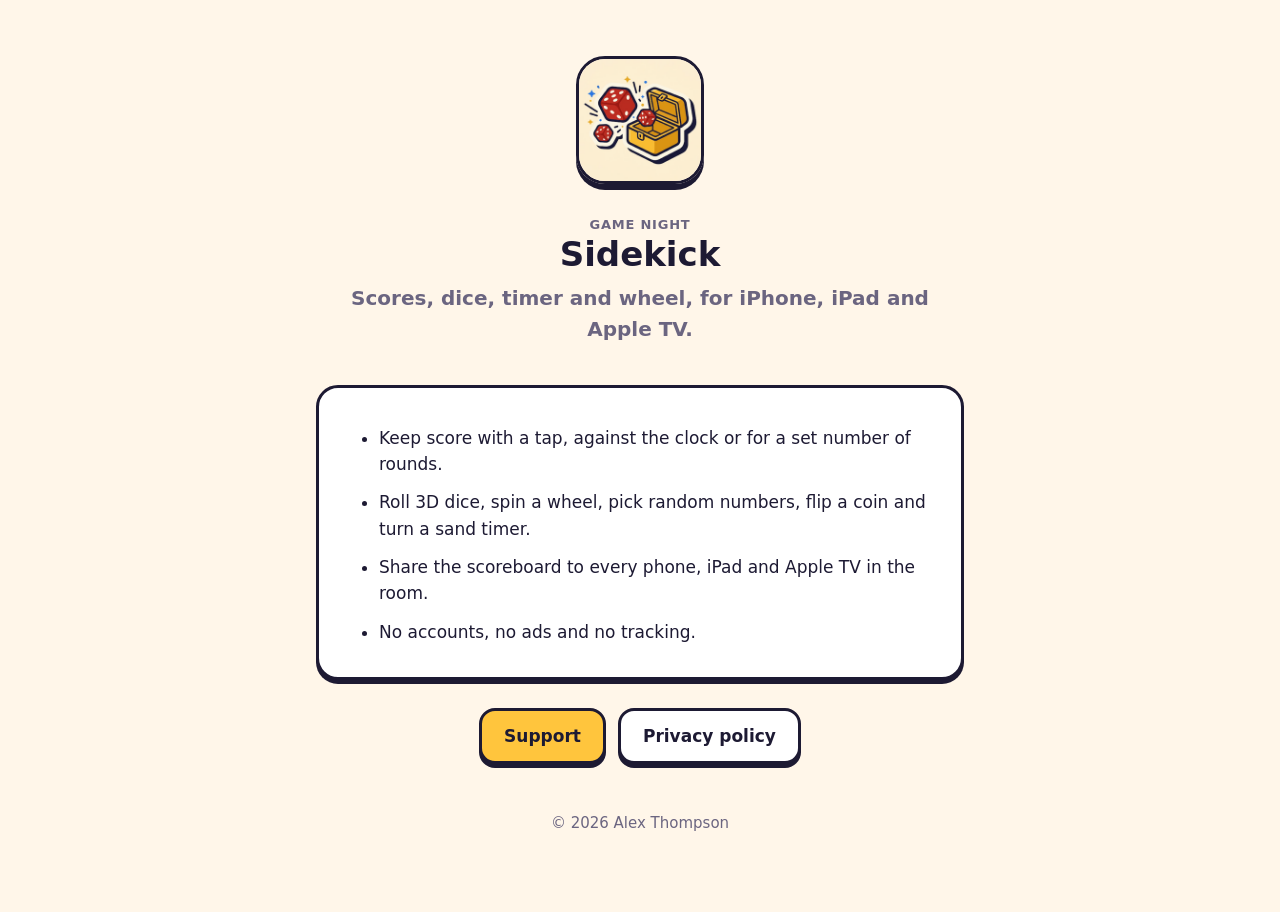
<file: index.html>
<!doctype html>
<html lang="en-GB">
<head>
  <meta charset="utf-8">
  <meta name="viewport" content="width=device-width, initial-scale=1">
  <title>Game Night Sidekick</title>
  <meta name="description" content="Keep score, roll 3D dice, spin the wheel and flip the sand timer, on iPhone, iPad and Apple TV.">
  <link rel="icon" href="favicon.png">
  <link rel="apple-touch-icon" href="icon.png">
  <link rel="stylesheet" href="style.css">
</head>
<body>
  <main>
    <section class="hero">
      <img src="icon.png" alt="">
      <span class="eyebrow" style="margin-top: 24px">Game night</span>
      <h1 style="margin-top: 0">Sidekick</h1>
      <p class="tagline">Scores, dice, timer and wheel, for iPhone, iPad and Apple TV.</p>
    </section>

    <div class="card">
      <ul>
        <li>Keep score with a tap, against the clock or for a set number of rounds.</li>
        <li>Roll 3D dice, spin a wheel, pick random numbers, flip a coin and turn a sand timer.</li>
        <li>Share the scoreboard to every phone, iPad and Apple TV in the room.</li>
        <li>No accounts, no ads and no tracking.</li>
      </ul>
    </div>

    <div class="links">
      <a class="button" href="support.html">Support</a>
      <a class="button plain" href="privacy.html">Privacy policy</a>
    </div>

    <footer>
      <p>&copy; 2026 Alex Thompson</p>
    </footer>
  </main>
</body>
</html>
</file>
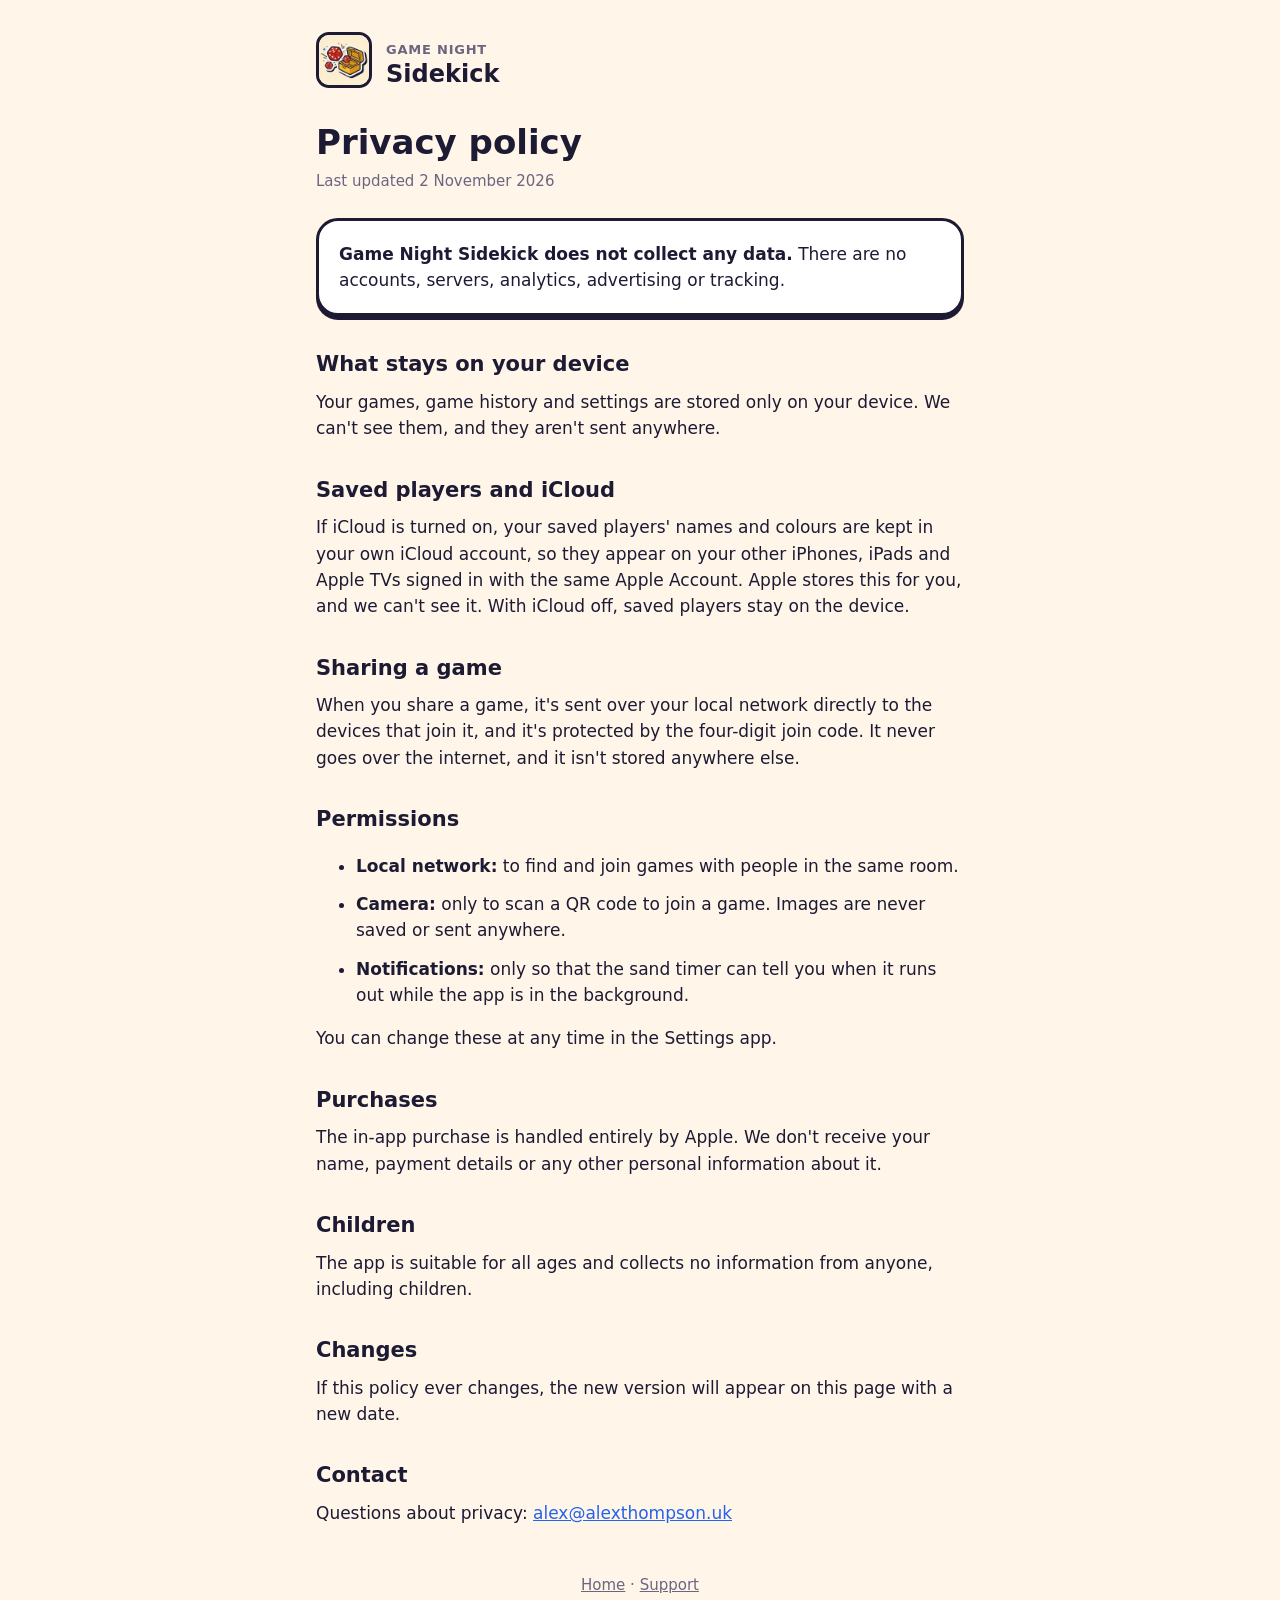
<file: privacy.html>
<!doctype html>
<html lang="en-GB">
<head>
  <meta charset="utf-8">
  <meta name="viewport" content="width=device-width, initial-scale=1">
  <title>Privacy Policy · Game Night Sidekick</title>
  <meta name="description" content="Game Night Sidekick collects no data.">
  <link rel="icon" href="favicon.png">
  <link rel="stylesheet" href="style.css">
</head>
<body>
  <main>
    <header>
      <a href="./"><img src="icon.png" alt=""></a>
      <a href="./"><span class="eyebrow">Game night</span><span class="name">Sidekick</span></a>
    </header>

    <h1>Privacy policy</h1>
    <p class="updated">Last updated 2 November 2026</p>

    <div class="card">
      <p><strong>Game Night Sidekick does not collect any data.</strong> There are no accounts, servers, analytics, advertising or tracking.</p>
    </div>

    <h2>What stays on your device</h2>
    <p>Your games, game history and settings are stored only on your device. We can't see them, and they aren't sent anywhere.</p>

    <h2>Saved players and iCloud</h2>
    <p>If iCloud is turned on, your saved players' names and colours are kept in your own iCloud account, so they appear on your other iPhones, iPads and Apple TVs signed in with the same Apple Account. Apple stores this for you, and we can't see it. With iCloud off, saved players stay on the device.</p>

    <h2>Sharing a game</h2>
    <p>When you share a game, it's sent over your local network directly to the devices that join it, and it's protected by the four-digit join code. It never goes over the internet, and it isn't stored anywhere else.</p>

    <h2>Permissions</h2>
    <ul>
      <li><strong>Local network:</strong> to find and join games with people in the same room.</li>
      <li><strong>Camera:</strong> only to scan a QR code to join a game. Images are never saved or sent anywhere.</li>
      <li><strong>Notifications:</strong> only so that the sand timer can tell you when it runs out while the app is in the background.</li>
    </ul>
    <p>You can change these at any time in the Settings app.</p>

    <h2>Purchases</h2>
    <p>The in-app purchase is handled entirely by Apple. We don't receive your name, payment details or any other personal information about it.</p>

    <h2>Children</h2>
    <p>The app is suitable for all ages and collects no information from anyone, including children.</p>

    <h2>Changes</h2>
    <p>If this policy ever changes, the new version will appear on this page with a new date.</p>

    <h2>Contact</h2>
    <p>Questions about privacy: <a href="mailto:alex@alexthompson.uk">alex@alexthompson.uk</a></p>

    <footer>
      <p><a href="./">Home</a> · <a href="support.html">Support</a></p>
    </footer>
  </main>
</body>
</html>
</file>
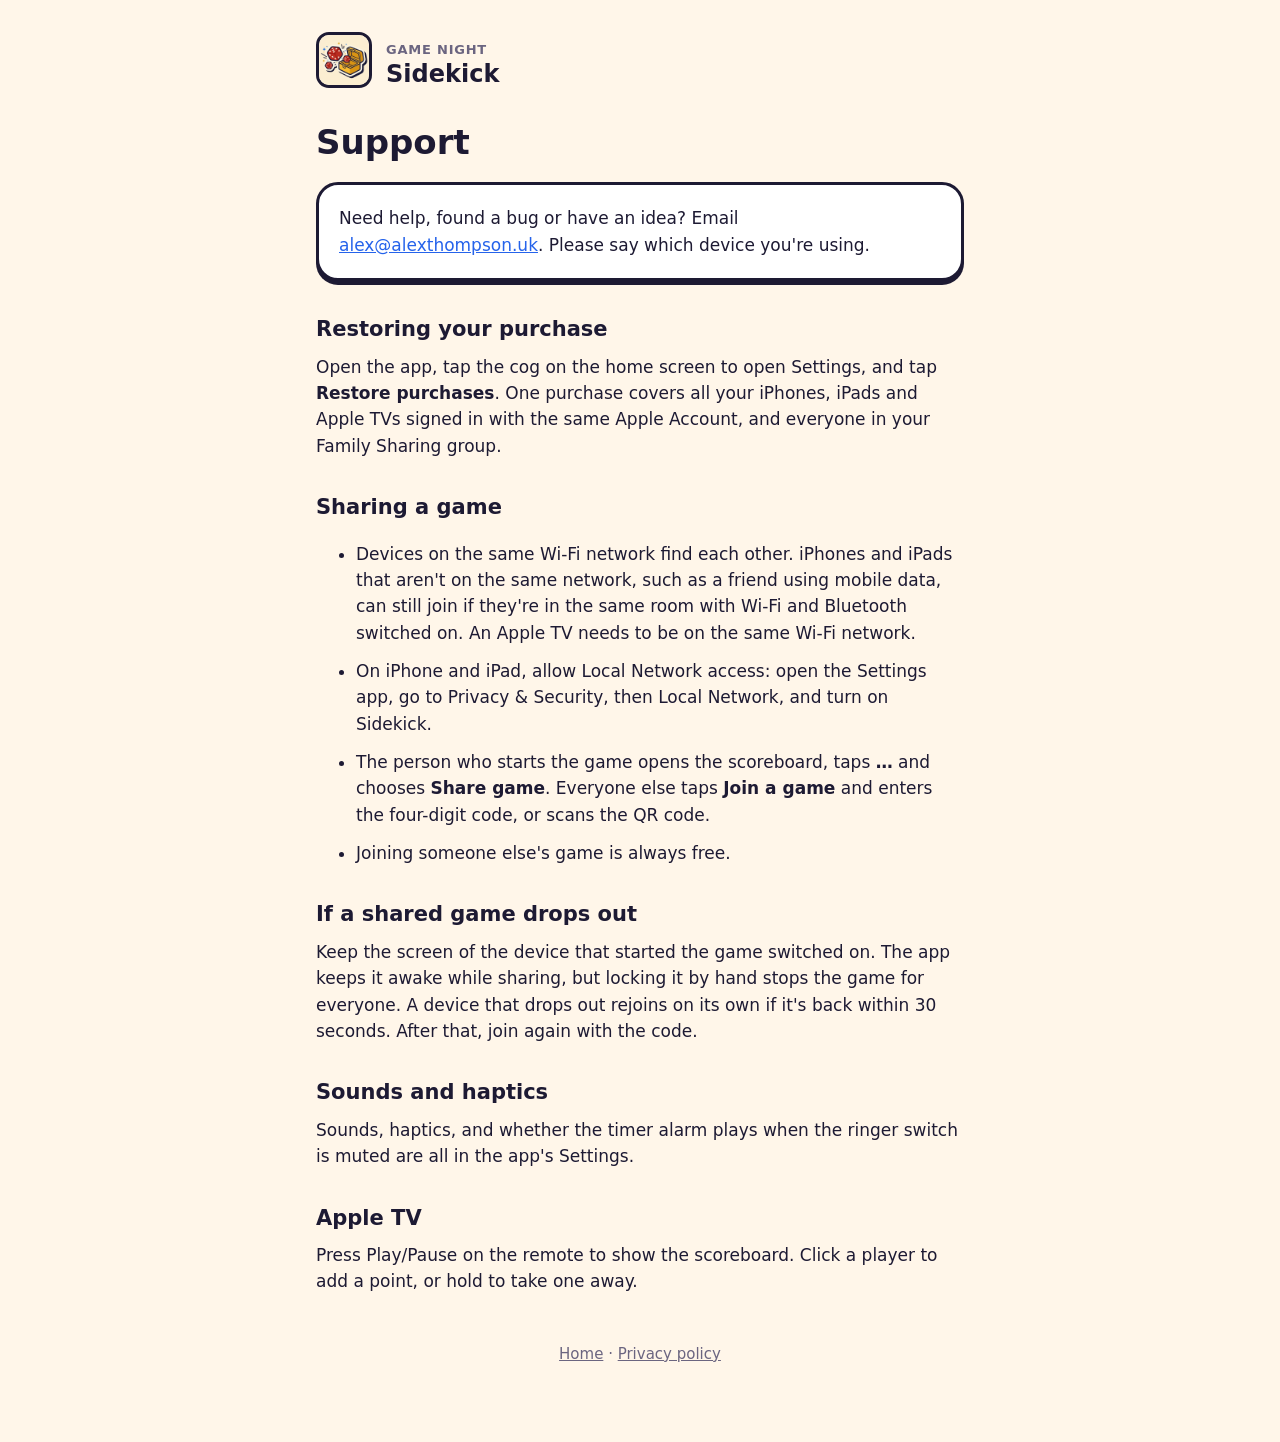
<file: support.html>
<!doctype html>
<html lang="en-GB">
<head>
  <meta charset="utf-8">
  <meta name="viewport" content="width=device-width, initial-scale=1">
  <title>Support · Game Night Sidekick</title>
  <meta name="description" content="Help with Game Night Sidekick.">
  <link rel="icon" href="favicon.png">
  <link rel="stylesheet" href="style.css">
</head>
<body>
  <main>
    <header>
      <a href="./"><img src="icon.png" alt=""></a>
      <a href="./"><span class="eyebrow">Game night</span><span class="name">Sidekick</span></a>
    </header>

    <h1>Support</h1>

    <div class="card">
      <p>Need help, found a bug or have an idea? Email <a href="mailto:alex@alexthompson.uk?subject=Game%20Night%20Sidekick">alex@alexthompson.uk</a>. Please say which device you're using.</p>
    </div>

    <h2>Restoring your purchase</h2>
    <p>Open the app, tap the cog on the home screen to open Settings, and tap <strong>Restore purchases</strong>. One purchase covers all your iPhones, iPads and Apple TVs signed in with the same Apple Account, and everyone in your Family Sharing group.</p>

    <h2>Sharing a game</h2>
    <ul>
      <li>Devices on the same Wi-Fi network find each other. iPhones and iPads that aren't on the same network, such as a friend using mobile data, can still join if they're in the same room with Wi-Fi and Bluetooth switched on. An Apple TV needs to be on the same Wi-Fi network.</li>
      <li>On iPhone and iPad, allow Local Network access: open the Settings app, go to Privacy &amp; Security, then Local Network, and turn on Sidekick.</li>
      <li>The person who starts the game opens the scoreboard, taps <strong>…</strong> and chooses <strong>Share game</strong>. Everyone else taps <strong>Join a game</strong> and enters the four-digit code, or scans the QR code.</li>
      <li>Joining someone else's game is always free.</li>
    </ul>

    <h2>If a shared game drops out</h2>
    <p>Keep the screen of the device that started the game switched on. The app keeps it awake while sharing, but locking it by hand stops the game for everyone. A device that drops out rejoins on its own if it's back within 30 seconds. After that, join again with the code.</p>

    <h2>Sounds and haptics</h2>
    <p>Sounds, haptics, and whether the timer alarm plays when the ringer switch is muted are all in the app's Settings.</p>

    <h2>Apple TV</h2>
    <p>Press Play/Pause on the remote to show the scoreboard. Click a player to add a point, or hold to take one away.</p>

    <footer>
      <p><a href="./">Home</a> · <a href="privacy.html">Privacy policy</a></p>
    </footer>
  </main>
</body>
</html>
</file>
<file: style.css>
/* The app's own colours: paper, ink and the yellow accent. */
:root {
  --paper: #FFF6E9;
  --card: #FFFFFF;
  --ink: #1D1A33;
  --muted: #6B6580;
  --accent: #FFC53D;
  --link: #2563EB;
  color-scheme: light dark;
}

@media (prefers-color-scheme: dark) {
  :root {
    --paper: #15131F;
    --card: #221F33;
    --ink: #F4F1FA;
    --muted: #B3ADC7;
    --link: #7AA7FF;
  }
}

* { box-sizing: border-box; }

body {
  margin: 0;
  background: var(--paper);
  color: var(--ink);
  font: 17px/1.55 ui-rounded, "SF Pro Rounded", system-ui, -apple-system, sans-serif;
}

main {
  max-width: 680px;
  margin: 0 auto;
  padding: 32px 16px 64px;
}

header {
  display: flex;
  align-items: center;
  gap: 14px;
  margin-bottom: 28px;
}

header img {
  width: 56px;
  height: 56px;
  border-radius: 13px;
  border: 3px solid #1D1A33;
}

header a {
  color: inherit;
  text-decoration: none;
}

.eyebrow {
  display: block;
  font-size: 13px;
  font-weight: 900;
  letter-spacing: 0.06em;
  text-transform: uppercase;
  color: var(--muted);
}

.name {
  display: block;
  font-size: 24px;
  font-weight: 900;
  line-height: 1.1;
}

h1 {
  font-size: 34px;
  font-weight: 900;
  line-height: 1.15;
  margin: 0 0 8px;
}

h2 {
  font-size: 21px;
  font-weight: 900;
  margin: 32px 0 8px;
}

p, li { margin: 0 0 12px; }

a { color: var(--link); }

.updated {
  color: var(--muted);
  font-size: 15px;
  margin-bottom: 24px;
}

.card {
  background: var(--card);
  border: 3px solid #1D1A33;
  border-radius: 22px;
  box-shadow: 0 4px 0 #1D1A33;
  padding: 20px;
  margin: 20px 0;
}

.card p:last-child, .card ul:last-child { margin-bottom: 0; }

.hero {
  text-align: center;
  padding: 24px 0 8px;
}

.hero img {
  width: 128px;
  height: 128px;
  border-radius: 29px;
  border: 3px solid #1D1A33;
  box-shadow: 0 6px 0 #1D1A33;
}

.hero h1 { margin-top: 24px; }

.tagline {
  font-size: 20px;
  font-weight: 800;
  color: var(--muted);
}

.links {
  display: flex;
  flex-wrap: wrap;
  gap: 12px;
  justify-content: center;
  margin-top: 28px;
}

.button {
  display: inline-block;
  background: var(--accent);
  color: #1D1A33;
  font-weight: 900;
  text-decoration: none;
  padding: 12px 22px;
  border: 3px solid #1D1A33;
  border-radius: 16px;
  box-shadow: 0 4px 0 #1D1A33;
}

.button.plain { background: var(--card); color: var(--ink); }

footer {
  margin-top: 48px;
  color: var(--muted);
  font-size: 15px;
  text-align: center;
}

footer a { color: inherit; }
</file>
